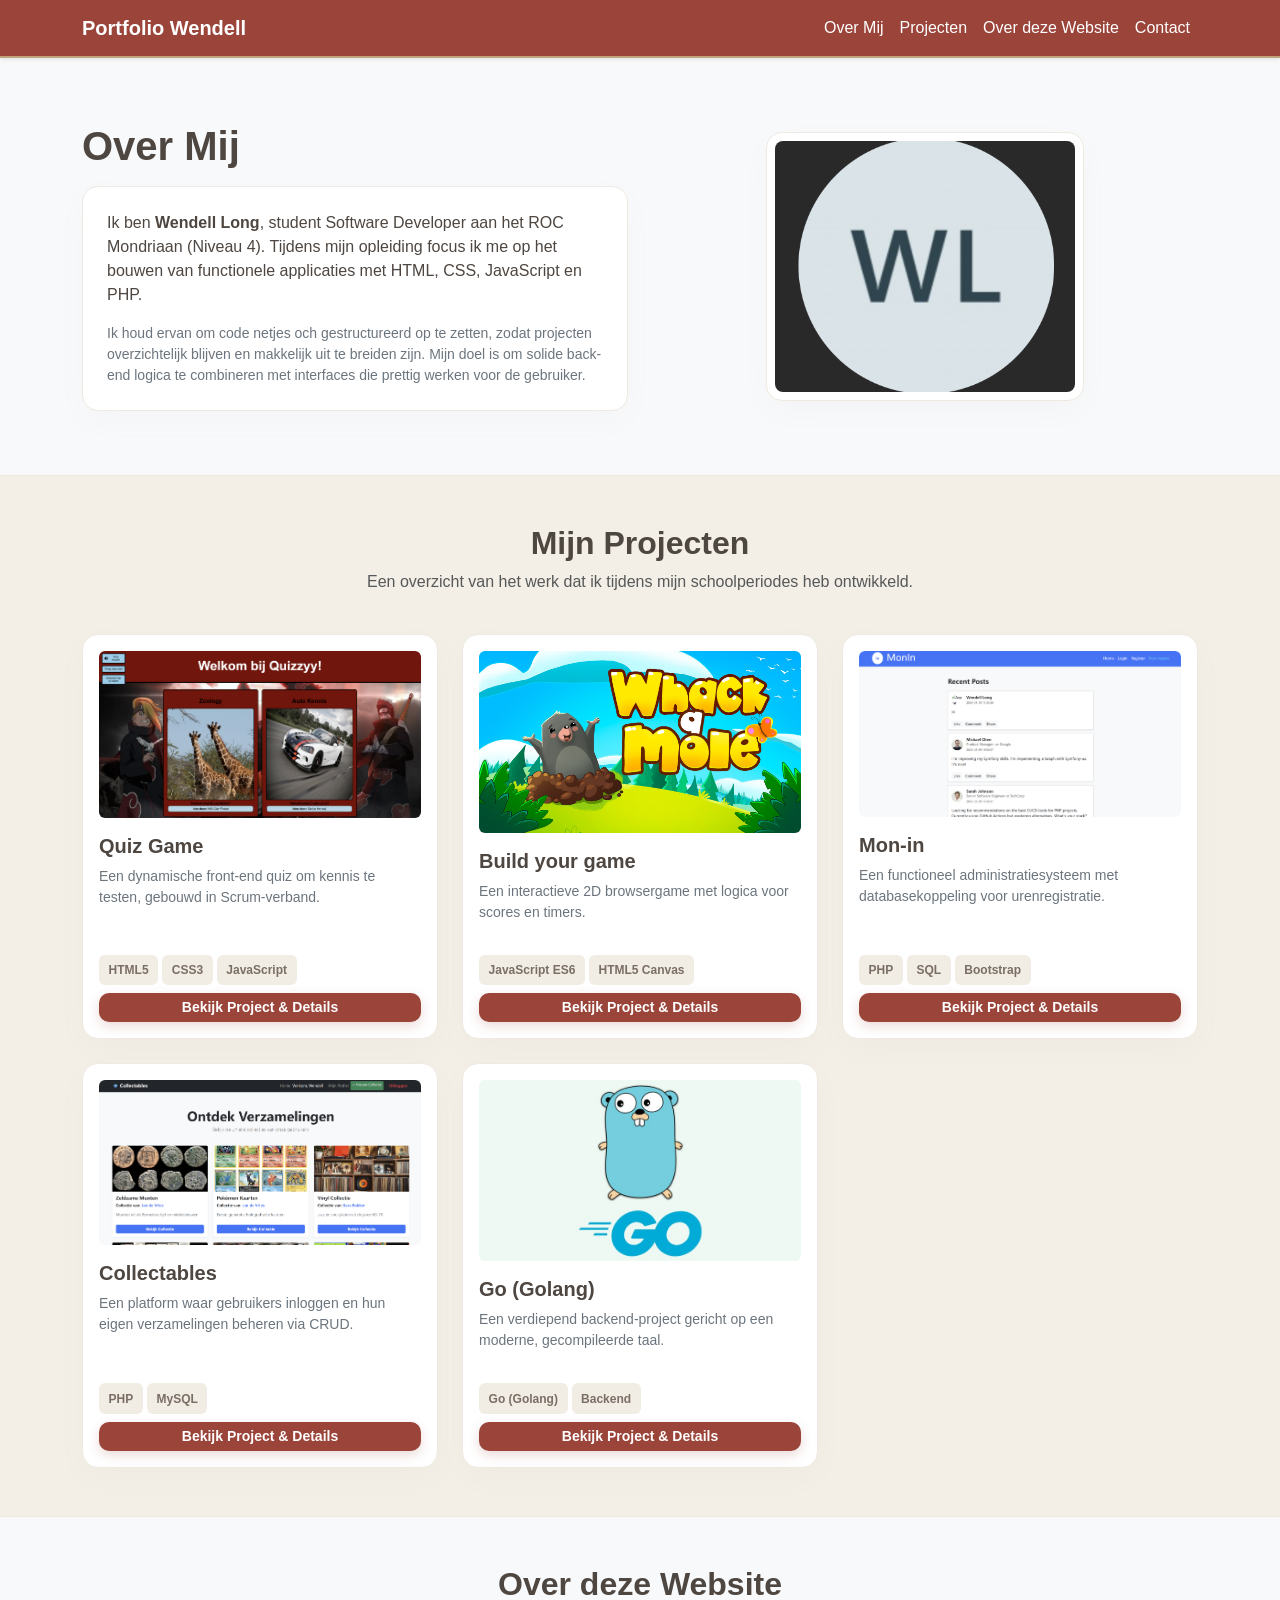
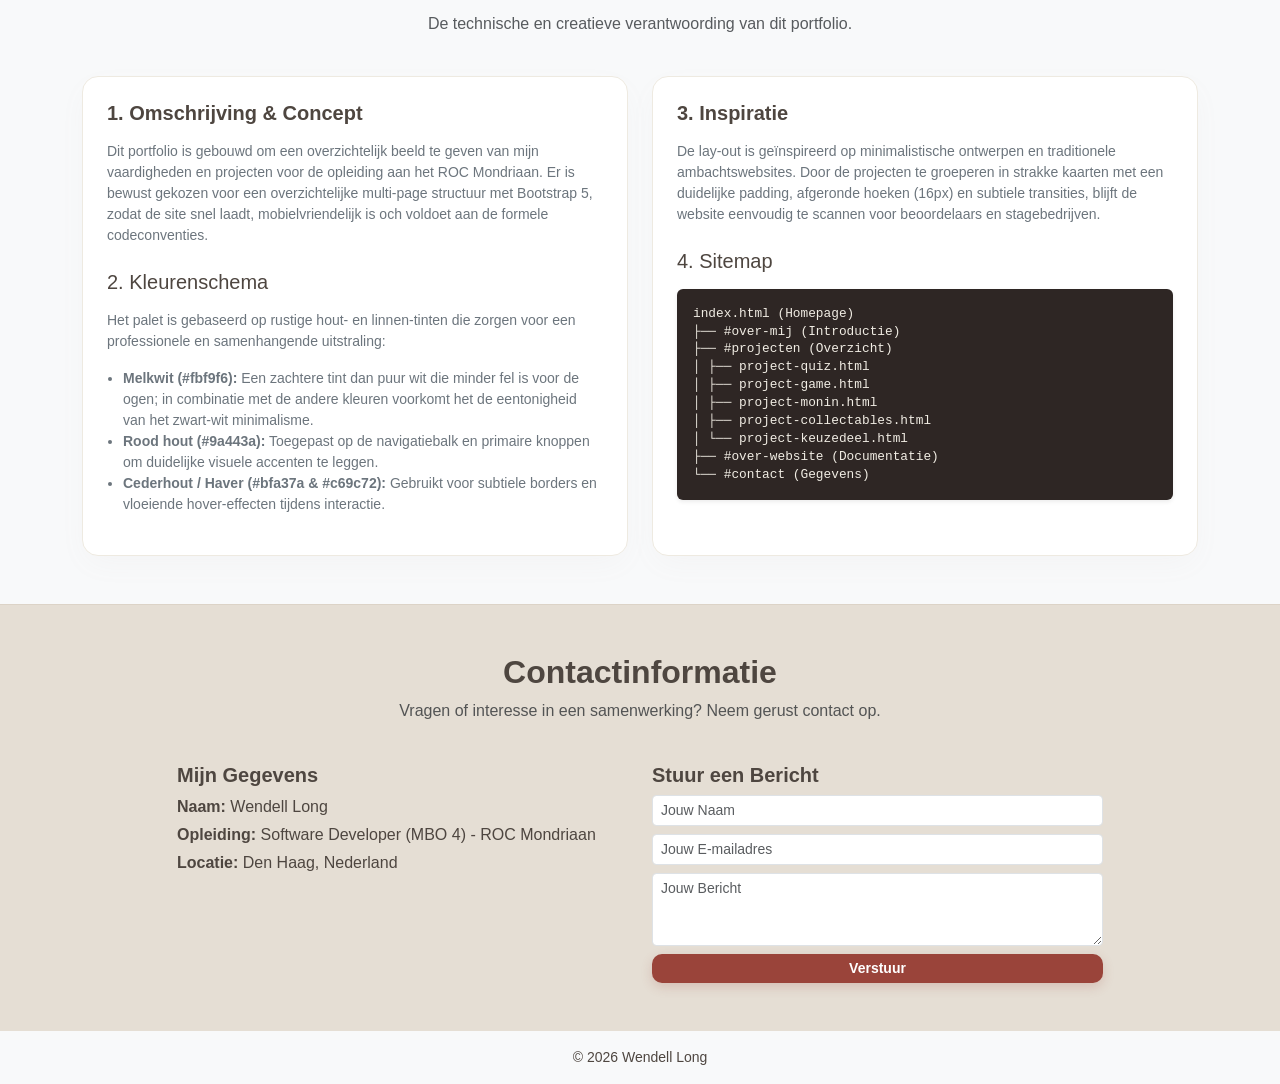
<file: index.html>
<!DOCTYPE html>
<html lang="nl">
<head>
  <meta charset="UTF-8">
  <meta name="viewport" content="width=device-width, initial-scale=1.0">
  <title>Portfolio - Wendell Long</title>

  <!-- Bootstrap 5.3.3 CSS -->
  <link href="https://cdn.jsdelivr.net/npm/bootstrap@5.3.3/dist/css/bootstrap.min.css" rel="stylesheet">
  
  <link href="style.css" rel="stylesheet">
</head>
<body class="bg-light d-flex flex-column min-vh-100">


  <nav class="navbar navbar-expand-lg navbar-dark custom-navbar shadow-sm sticky-top">
    <div class="container">
      <a href="index.html" class="navbar-brand"><b>Portfolio Wendell</b></a>
      
      <!-- Mobiele toggler knop -->
      <button class="navbar-toggler" type="button" data-bs-toggle="collapse" data-bs-target="#navbarNav" aria-controls="navbarNav" aria-expanded="false" aria-label="Toggle navigation">
        <span class="navbar-toggler-icon"></span>
      </button>
      
      <!-- Navigatie links -->
      <div class="collapse navbar-collapse" id="navbarNav">
        <ul class="navbar-nav ms-auto">
          <li class="nav-item">
            <a href="#over-mij" class="nav-link text-white">Over Mij</a>
          </li>
          <li class="nav-item">
            <a href="#projecten" class="nav-link text-white">Projecten</a>
          </li>
          <li class="nav-item">
            <a href="#over-website" class="nav-link text-white">Over deze Website</a>
          </li>
          <li class="nav-item">
            <a href="#contact" class="nav-link text-white">Contact</a>
          </li>
        </ul>
      </div>
    </div>
  </nav>

  <main class="flex-grow-1">
    
    <!-- =========================================================================
         2. OVER MIJ SECTION (INTRODUCTIE EN PROFIELFOTO)
         ========================================================================= -->
    <section id="over-mij" class="container py-5 my-3">
      <div class="row align-items-center">
        <!-- Persoonlijke tekst -->
        <div class="col-md-6">
          <h1 class="fw-bold mb-3">Over Mij</h1>
          <div class="p-4 custom-card">
            <p>
              Ik ben <b>Wendell Long</b>, student Software Developer aan het ROC Mondriaan (Niveau 4). 
              Tijdens mijn opleiding focus ik me op het bouwen van functionele applicaties met HTML, CSS, JavaScript en PHP.
            </p>
            <p class="text-secondary mb-0 small">
              Ik houd ervan om code netjes och gestructureerd op te zetten, zodat projecten overzichtelijk blijven en makkelijk uit te breiden zijn. Mijn doel is om solide back-end logica te combineren met interfaces die prettig werken voor de gebruiker.
            </p>
          </div>
        </div>

        <!-- Profilefoto -->
        <div class="col-md-6 text-center mt-4 mt-md-0">
          <div class="p-2 custom-card d-inline-block">
            <img src="image/avatar.png" class="img-fluid rounded-3" alt="Profielfoto Wendell" style="max-height: 300px; width: 300px; object-fit: cover;">
          </div>
        </div>
      </div>
    </section>

   <!-- Project Sections -->
    <section id="projecten" class="container-fluid custom-section-bg py-5">
      <div class="container">
        <div class="row text-center mb-4">
          <div class="col-12">
            <h2 class="fw-bold">Mijn Projecten</h2>
            <p class="text-muted">Een overzicht van het werk dat ik tijdens mijn schoolperiodes heb ontwikkeld.</p>
          </div>
        </div>

        <!-- Start van de responsive projectkaarten grid -->
        <div class="row g-4"> 
          
          <!-- Project 1: Quiz -->
          <div class="col-12 col-md-6 col-lg-4">
            <div class="p-3 custom-card h-100 d-flex flex-column justify-content-between">
              <div>
                <img src="image/quiz.png" class="img-fluid rounded mb-2" alt="Screenshot Quiz Project">
                <h3 class="fw-bold h5 mt-2">Quiz Game</h3>
                <p class="text-secondary small">Een dynamische front-end quiz om kennis te testen, gebouwd in Scrum-verband.</p>
              </div>
              <div class="mt-3">
                <div class="mb-2 d-flex gap-1 flex-wrap">
                  <span class="custom-badge">HTML5</span> 
                  <span class="custom-badge">CSS3</span> 
                  <span class="custom-badge">JavaScript</span>
                </div>
                <a href="project-quiz.html" class="btn btn-sm btn-custom w-100">Bekijk Project & Details</a>
              </div>
            </div>
          </div>

          <!-- Project 2: Build your game -->
          <div class="col-12 col-md-6 col-lg-4">
            <div class="p-3 custom-card h-100 d-flex flex-column justify-content-between">
              <div>
                <img src="image/whackamole.png" class="img-fluid rounded mb-2" alt="Screenshot Build your game Project">
                <h3 class="fw-bold h5 mt-2">Build your game</h3>
                <p class="text-secondary small">Een interactieve 2D browsergame met logica voor scores en timers.</p>
              </div>
              <div class="mt-3">
                <div class="mb-2 d-flex gap-1 flex-wrap">
                  <span class="custom-badge">JavaScript ES6</span> 
                  <span class="custom-badge">HTML5 Canvas</span>
                </div>
                <a href="project-game.html" class="btn btn-sm btn-custom w-100">Bekijk Project & Details</a>
              </div>
            </div>
          </div>

          <!-- Project 3: Mon-in -->
          <div class="col-12 col-md-6 col-lg-4">
            <div class="p-3 custom-card h-100 d-flex flex-column justify-content-between">
              <div>
                <img src="image/monin.png" class="img-fluid rounded mb-2" alt="Screenshot Mon-in Project">
                <h3 class="fw-bold h5 mt-2">Mon-in</h3>
                <p class="text-secondary small">Een functioneel administratiesysteem met databasekoppeling voor urenregistratie.</p>
              </div>
              <div class="mt-3">
                <div class="mb-2 d-flex gap-1 flex-wrap">
                  <span class="custom-badge">PHP</span> 
                  <span class="custom-badge">SQL</span> 
                  <span class="custom-badge">Bootstrap</span>
                </div>
                <a href="project-monin.html" class="btn btn-sm btn-custom w-100">Bekijk Project & Details</a>
              </div>
            </div>
          </div>

          <!-- Project 4: Collectables -->
          <div class="col-12 col-md-6 col-lg-4">
            <div class="p-3 custom-card h-100 d-flex flex-column justify-content-between">
              <div>
                <img src="image/collectable.png" class="img-fluid rounded mb-2" alt="Screenshot Collectables Project">
                <h3 class="fw-bold h5 mt-2">Collectables</h3>
                <p class="text-secondary small">Een platform waar gebruikers inloggen en hun eigen verzamelingen beheren via CRUD.</p>
              </div>
              <div class="mt-3">
                <div class="mb-2 d-flex gap-1 flex-wrap">
                  <span class="custom-badge">PHP</span> 
                  <span class="custom-badge">MySQL</span>
                </div>
                <a href="project-collectables.html" class="btn btn-sm btn-custom w-100">Bekijk Project & Details</a>
              </div>
            </div>
          </div>

          <!-- Project 5: Keuzedeel -->
          <div class="col-12 col-md-6 col-lg-4">
            <div class="p-3 custom-card h-100 d-flex flex-column justify-content-between">
              <div>
                <img src="image/golang.png" class="img-fluid rounded mb-2" alt="Screenshot Keuzedeel Project">
                <h3 class="fw-bold h5 mt-2">Go (Golang)</h3>
                <p class="text-secondary small">Een verdiepend backend-project gericht op een moderne, gecompileerde taal.</p>
              </div>
              <div class="mt-3">
                <div class="mb-2 d-flex gap-1 flex-wrap">
                  <span class="custom-badge">Go (Golang)</span>
                  <span class="custom-badge">Backend</span>
                </div>
                <a href="project-golang.html" class="btn btn-sm btn-custom w-100">Bekijk Project & Details</a>
              </div>
            </div>
          </div>

        </div> 
      </div>
    </section>

   
    <section id="over-website" class="container py-5">
      <div class="row mb-4">
        <div class="col-12 text-center">
          <h2 class="fw-bold">Over deze Website</h2>
          <p class="text-muted">De technische en creatieve verantwoording van dit portfolio.</p>
        </div>
      </div>

      <div class="row g-4">
        <!-- Omschrijving en kleurcodes -->
        <div class="col-md-6">
          <div class="p-4 custom-card h-100">
            <h3 class="h5 fw-bold mb-3">1. Omschrijving & Concept</h3>
            <p class="small text-secondary text-justify">
              Dit portfolio is gebouwd om een overzichtelijk beeld te geven van mijn vaardigheden en projecten voor de opleiding aan het ROC Mondriaan. Er is bewust gekozen voor een overzichtelijke multi-page structuur met Bootstrap 5, zodat de site snel laadt, mobielvriendelijk is och voldoet aan de formele codeconventies.
            </p>
            
            <h3 class="h5 mt-4 mb-3">2. Kleurenschema</h3>
            <p class="small text-secondary">
              Het palet is gebaseerd op rustige hout- en linnen-tinten die zorgen voor een professionele en samenhangende uitstraling:
            </p>
            <ul class="small text-secondary ps-3">
              <li><b>Melkwit (#fbf9f6):</b> Een zachtere tint dan puur wit die minder fel is voor de ogen; in combinatie met de andere kleuren voorkomt het de eentonigheid van het zwart-wit minimalisme.</li>              <li><b>Rood hout (#9a443a):</b> Toegepast op de navigatiebalk en primaire knoppen om duidelijke visuele accenten te leggen.</li>
              <li><b>Cederhout / Haver (#bfa37a & #c69c72):</b> Gebruikt voor subtiele borders en vloeiende hover-effecten tijdens interactie.</li>
            </ul>
          </div>
        </div>

        <!-- Over deze website -->
        <div class="col-md-6">
          <div class="p-4 custom-card h-100">
            <h3 class="h5 fw-bold mb-3">3. Inspiratie</h3>
            <p class="small text-secondary text-justify">
              De lay-out is geïnspireerd op minimalistische ontwerpen en traditionele ambachtswebsites. Door de projecten te groeperen in strakke kaarten met een duidelijke padding, afgeronde hoeken (16px) en subtiele transities, blijft de website eenvoudig te scannen voor beoordelaars en stagebedrijven.
            </p>
            
            <h3 class="h5 mt-4 mb-3">4. Sitemap</h3>
            <div class="p-3 rounded sitemap-box shadow-sm" style="font-size: 0.8rem; line-height: 1.4;">
              index.html (Homepage)<br>
              ├── #over-mij (Introductie)<br>
              ├── #projecten (Overzicht)<br>
              │   ├── project-quiz.html<br>
              │   ├── project-game.html<br>
              │   ├── project-monin.html<br>
              │   ├── project-collectables.html<br>
              │   └── project-keuzedeel.html<br>
              ├── #over-website (Documentatie)<br>
              └── #contact (Gegevens)
            </div>
          </div>
        </div>
      </div>
    </section>

    
    <section id="contact" class="container-fluid custom-contact-bg py-5">
      <div class="container">
        <div class="row mb-4">
          <div class="col-12 text-center">
            <h2 class="fw-bold">Contactinformatie</h2>
            <p class="text-muted">Vragen of interesse in een samenwerking? Neem gerust contact op.</p>
          </div>
        </div>

        <div class="row g-4 justify-content-center">
          
          <div class="col-md-5">
            <h3 class="h5 fw-bold">Mijn Gegevens</h3>
            <p class="mb-1"><b>Naam:</b> Wendell Long</p>
            <p class="mb-1"><b>Opleiding:</b> Software Developer (MBO 4) - ROC Mondriaan</p>
            <p class="mb-3"><b>Locatie:</b> Den Haag, Nederland</p>
          </div>
          
          <!-- Contactformulier interface -->
          <div class="col-md-5">
            <h3 class="h5 fw-bold">Stuur een Bericht</h3>
            <form onsubmit="return false;">
              <div class="mb-2">
                <input type="text" class="form-control form-control-sm" placeholder="Jouw Naam" required>
              </div>
              <div class="mb-2">
                <input type="email" class="form-control form-control-sm" placeholder="Jouw E-mailadres" required>
              </div>
              <div class="mb-2">
                <textarea class="form-control form-control-sm" rows="3" placeholder="Jouw Bericht" required></textarea>
              </div>
              <button type="submit" class="btn btn-sm btn-custom w-100">Verstuur</button>
            </form>
          </div>
        </div>
      </div>
    </section>
  </main>


  <footer class="text-center py-3 custom-footer small mt-auto">
    <div class="container">
      <p class="mb-0">&copy; 2026 Wendell Long</p>
    </div>
  </footer>

  <script src="https://cdn.jsdelivr.net/npm/bootstrap@5.3.3/dist/js/bootstrap.bundle.min.js"></script>
</body>
</html>
</file>
<file: style.css>
html {
  scroll-behavior: smooth;
}

body {
  font-family: -apple-system, BlinkMacSystemFont, "Segoe UI", Roboto, sans-serif;
  background-color: #fbf9f6 !important; 
  color: #4e4640;                       
}

.custom-navbar {
  background-color: #9a443a !important; 
  border-bottom: 2px solid #bfa37a !important;
}

.custom-card {
  background-color: #ffffff !important;
  border: 1px solid #eeeae1 !important;   
  border-radius: 16px !important;     
  box-shadow: 0 10px 30px -5px rgba(165, 155, 145, 0.06) !important;
  transition: transform 0.25s ease, box-shadow 0.25s ease, border-color 0.25s ease;
}

.custom-card:hover {
  transform: translateY(-4px);
  border-color: #c69c72 !important;
  box-shadow: 0 15px 35px -5px rgba(198, 156, 114, 0.15) !important;
}

.custom-section-bg {
  background-color: #f3efe6 !important; 
  border-top: 1px solid #eeeae1;
  border-bottom: 1px solid #eeeae1;
}

.custom-contact-bg {
  background-color: #e5ded4 !important;
  border-top: 1px solid #dcd3c7;
}


.btn-custom {
  background-color: #9a443a !important; 
  color: #ffffff !important;
  font-weight: 600;
  border: none !important;
  border-radius: 10px !important;
  box-shadow: 0 4px 12px rgba(154, 68, 58, 0.2) !important;
  transition: background-color 0.2s ease, transform 0.2s ease;
}


.btn-custom:hover {
  background-color: #b35347 !important;
  transform: translateY(-1px);
}

.custom-badge {
  background-color: #f1ede4 !important; 
  color: #7a6e65 !important;            
  border-radius: 6px !important;
  font-weight: 600;
  padding: 0.4rem 0.6rem !important;
  display: inline-block;
  font-size: 0.75rem;
  transition: background-color 0.2s ease, color 0.2s ease;
}

.custom-card:hover .custom-badge {
  background-color: #f5ece2 !important;
  color: #9a443a !important;
}


.sitemap-box {
  background-color: #2e2624 !important; 
  color: #f1ede4 !important;
  border: none !important;
  font-family: 'Courier New', Courier, monospace;
}
</file>
